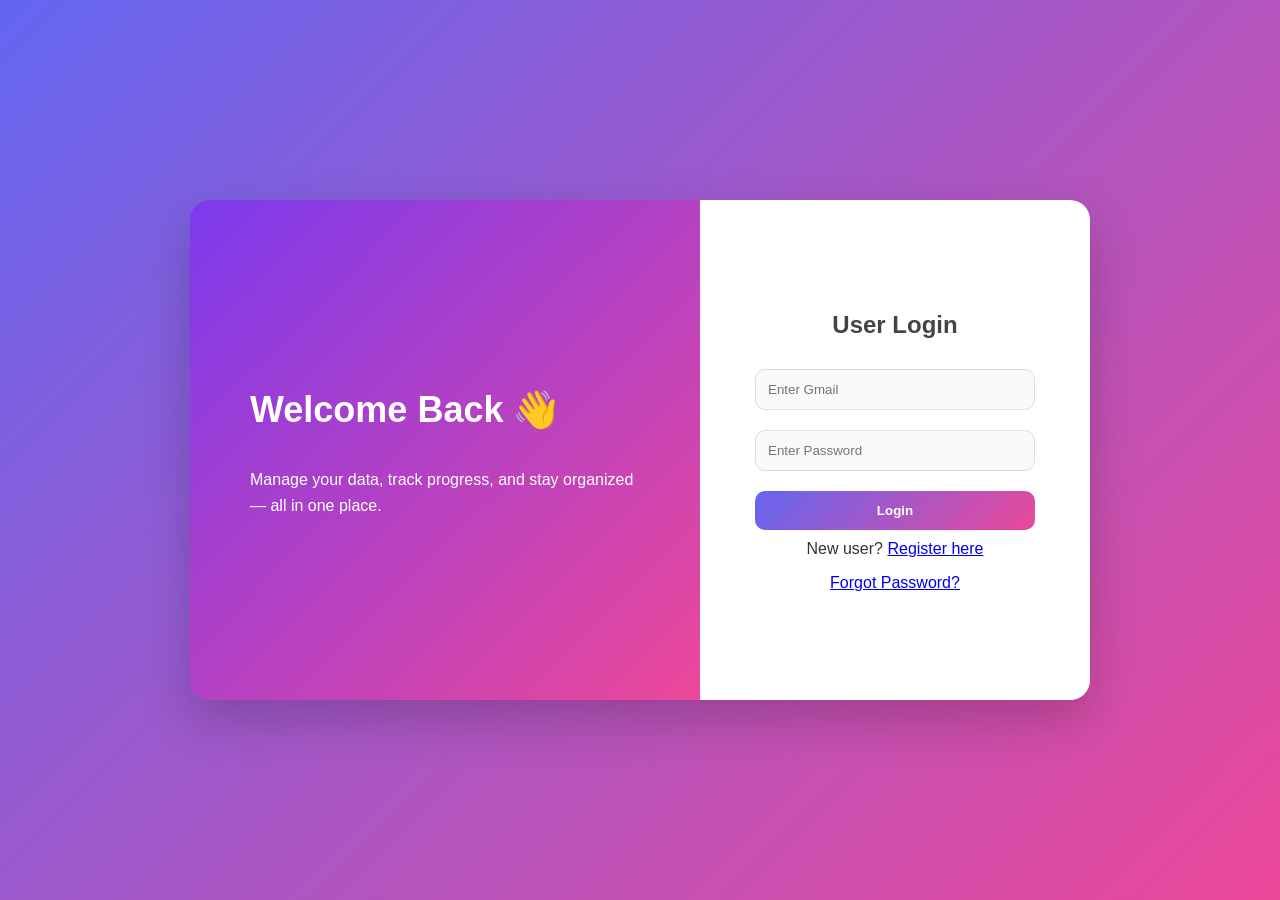
<file: index.html>
<!DOCTYPE html>
<html>
<head>
  <title>Login</title>
  <link rel="stylesheet" href="styles.css">
</head>

<body class="login-page">

  <div class="login-container">

    <!-- LEFT SIDE -->
    <div class="login-left">
      <h1>Welcome Back 👋</h1>
      <p>
        Manage your data, track progress, and stay organized — all in one place.
      </p>
    </div>

    <!-- RIGHT SIDE -->
    <div class="login-right">
      <div class="login-box">

        <h2>User Login</h2>

        <input type="email" id="email" placeholder="Enter Gmail" />
        <input type="password" id="password" placeholder="Enter Password" />

        <button onclick="login()">Login</button>
        
        <p style="margin-top:10px;">
  New user?
  <a href="register.html">Register here</a>
</p>

    <p style="margin-top:10px;">
  <a href="forgot.html">Forgot Password?</a>
</p>
      </div>
    </div>

  </div>

  <script src="app.js"></script>
</body>
</html>
</file>
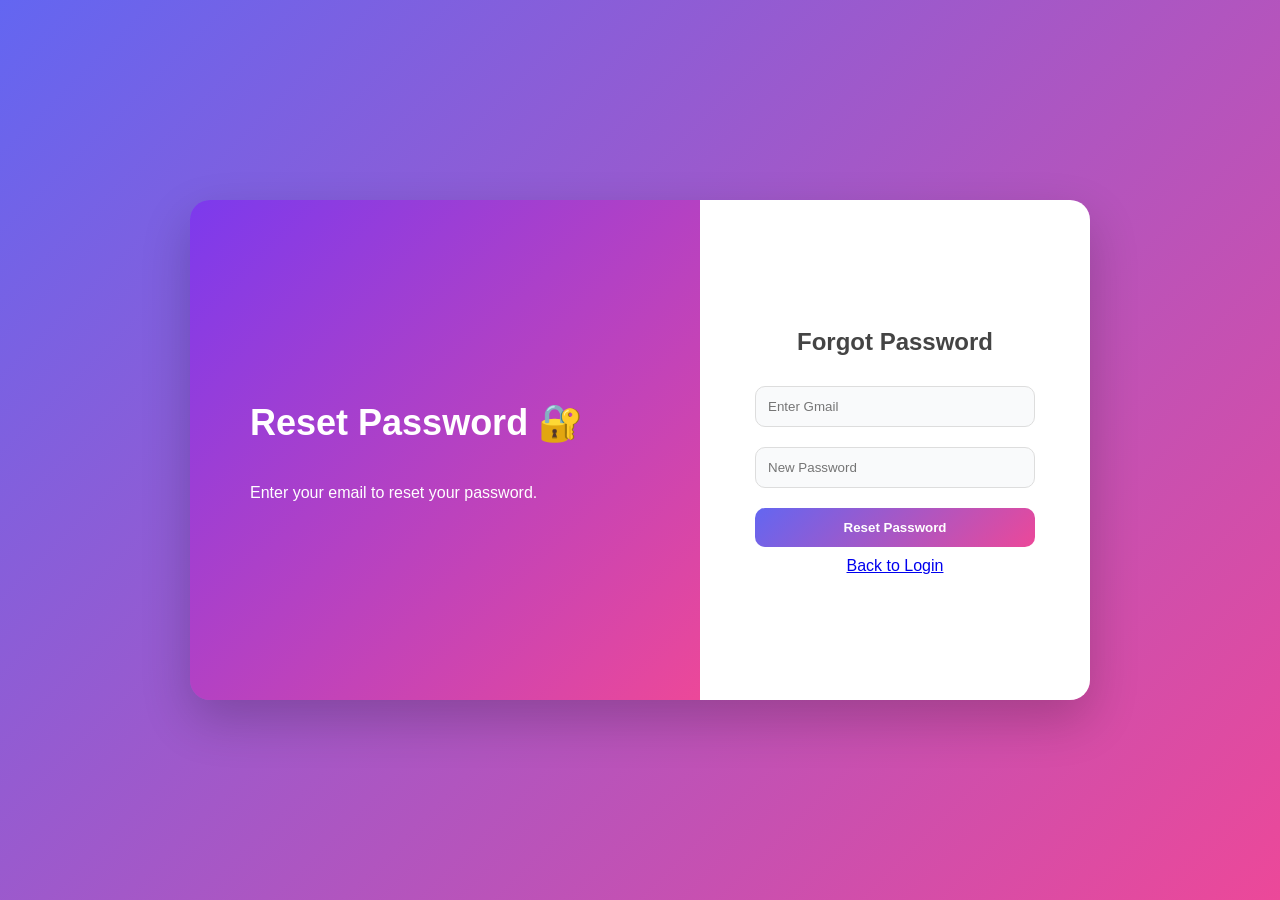
<file: forgot.html>
<!DOCTYPE html>
<html>
<head>
  <title>Forgot Password</title>
  <link rel="stylesheet" href="styles.css">
</head>

<body class="login-page">

  <div class="login-container">

    <div class="login-left">
      <h1>Reset Password 🔐</h1>
      <p>Enter your email to reset your password.</p>
    </div>

    <div class="login-right">
      <div class="login-box">

        <h2>Forgot Password</h2>

        <input type="email" id="resetEmail" placeholder="Enter Gmail" />
        <input type="password" id="newPassword" placeholder="New Password" />

        <button onclick="resetPassword()">Reset Password</button>

        <p style="margin-top:10px;">
          <a href="index.html">Back to Login</a>
        </p>

      </div>
    </div>

  </div>

  <script src="app.js"></script>
</body>
</html>
</file>
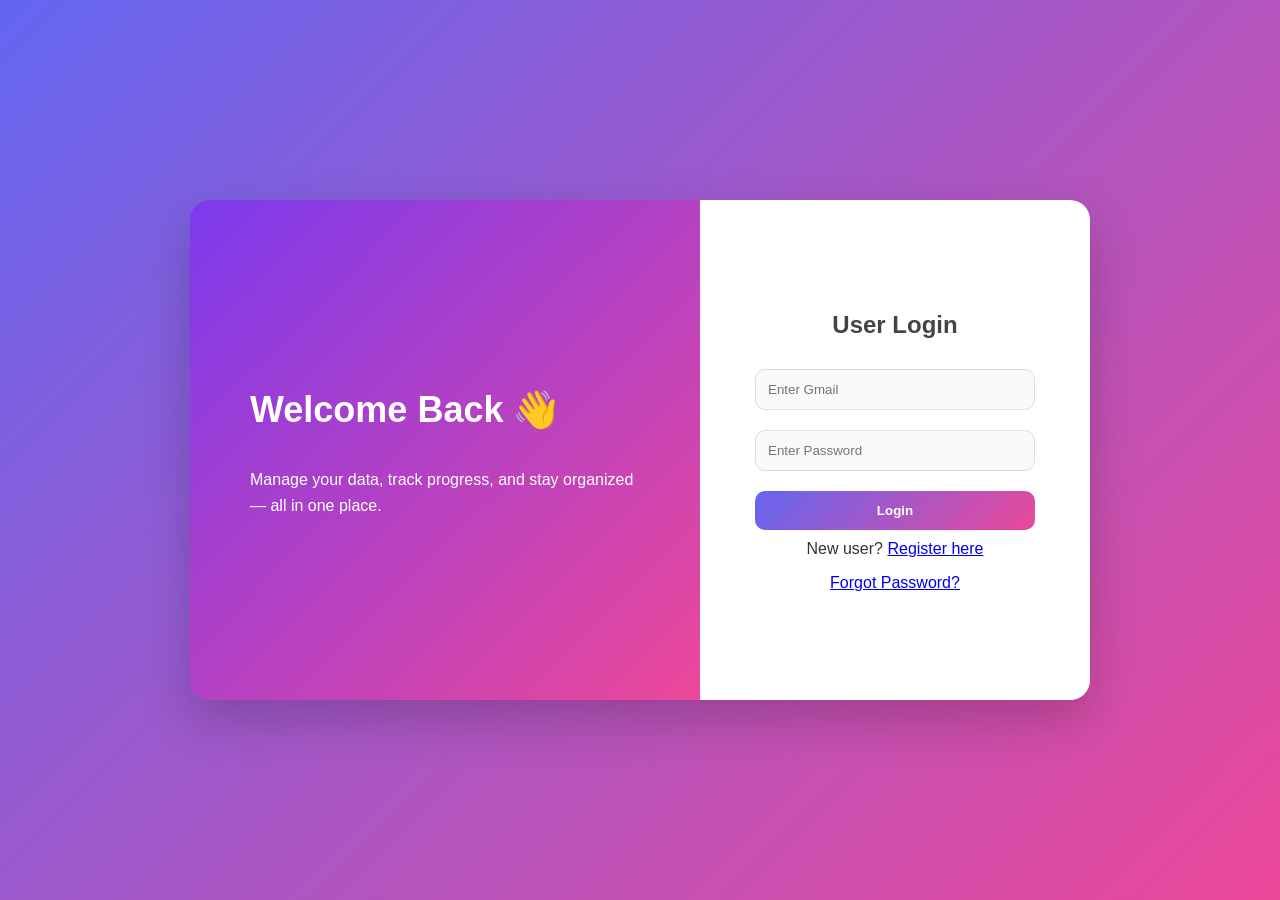
<file: items.html>
<!DOCTYPE html>
<html>
<head>
  <title>Items</title>
  <link rel="stylesheet" href="styles.css">
</head>

<body onload="checkAuth(); loadItems()">

  <div class="dashboard-layout">

    <!-- SIDEBAR -->
    <div class="sidebar">
      <h2 class="logo">MyApp</h2>
      <a href="dashboard.html">🏠 Dashboard</a>
      <a href="items.html">📋 Items</a>
      <a href="settings.html">⚙️ Settings</a>
    </div>

    <!-- MAIN -->
    <div class="main">

      <!-- NAVBAR -->
      <div class="navbar">
        <h2>Items</h2>
        <div class="nav-right">
          <span id="userEmail"></span>
          <button onclick="logout()">Logout</button>
        </div>
      </div>

      <!-- CONTENT -->
      <div class="content">

        <!-- 🔍 SEARCH + FILTER -->
        <div style="margin-bottom:15px;">

        <label for="searchInput"><b>🔍Search Items:</b></label><br>
        <input type="text" id="searchInput" name="search" placeholder="Search items..." onkeyup="filterItems()">

        <br><br>

        <label for="filterStatus"><b>Filter by Status:</b></label><br>
        <select id="filterStatus" name="status" onchange="filterItems()">
        <option value="all">All</option>
        <option value="active">Active</option>
        <option value="inactive">Inactive</option>
        </select>

        <!--  ADD / EDIT FORM -->
  
<div id="formModal" class="modal hidden">

  <div class="modal-content">

    <h3 id="formTitle">Add Item</h3>

    <!-- TITLE -->
    <label>Title</label>
    <input id="title" placeholder="Enter title" />

    <!-- STATUS -->
    <label>Status</label>
    <select id="status">
      <option value="active">Active</option>
      <option value="inactive">Inactive</option>
    </select>

    <!-- PRIORITY -->
    <label>Priority</label>
    <select id="priority">
      <option value="low">Low</option>
      <option value="medium">Medium</option>
      <option value="high">High</option>
    </select>

    <!-- CATEGORY -->
    <label>Category</label>
    <input id="category" placeholder="e.g. Work / Personal" />

    <!-- DUE DATE -->
    <label>Due Date</label>
    <input type="date" id="dueDate" />

    <!-- BUTTONS -->
    <div style="margin-top:15px;">
      <button onclick="saveItem()">Save</button>
      <button onclick="cancelEdit()" class="cancel-btn">Cancel</button>
    </div>

  </div>

</div>

        <!-- 📋 ITEMS TABLE -->
        <table>
          <thead>
            <tr>
              <th>Title</th>
              <th>Status</th>
              <th>Priority</th>
              <th>Category</th>
              <th>Due Date</th>
              <th>Date</th>
              <th>Actions</th>
            </tr>
          </thead>

          <tbody id="itemsTable"></tbody>
        </table>

      </div>

    </div>

  </div>

  <script src="app.js"></script>
</body>
</html>
</file>
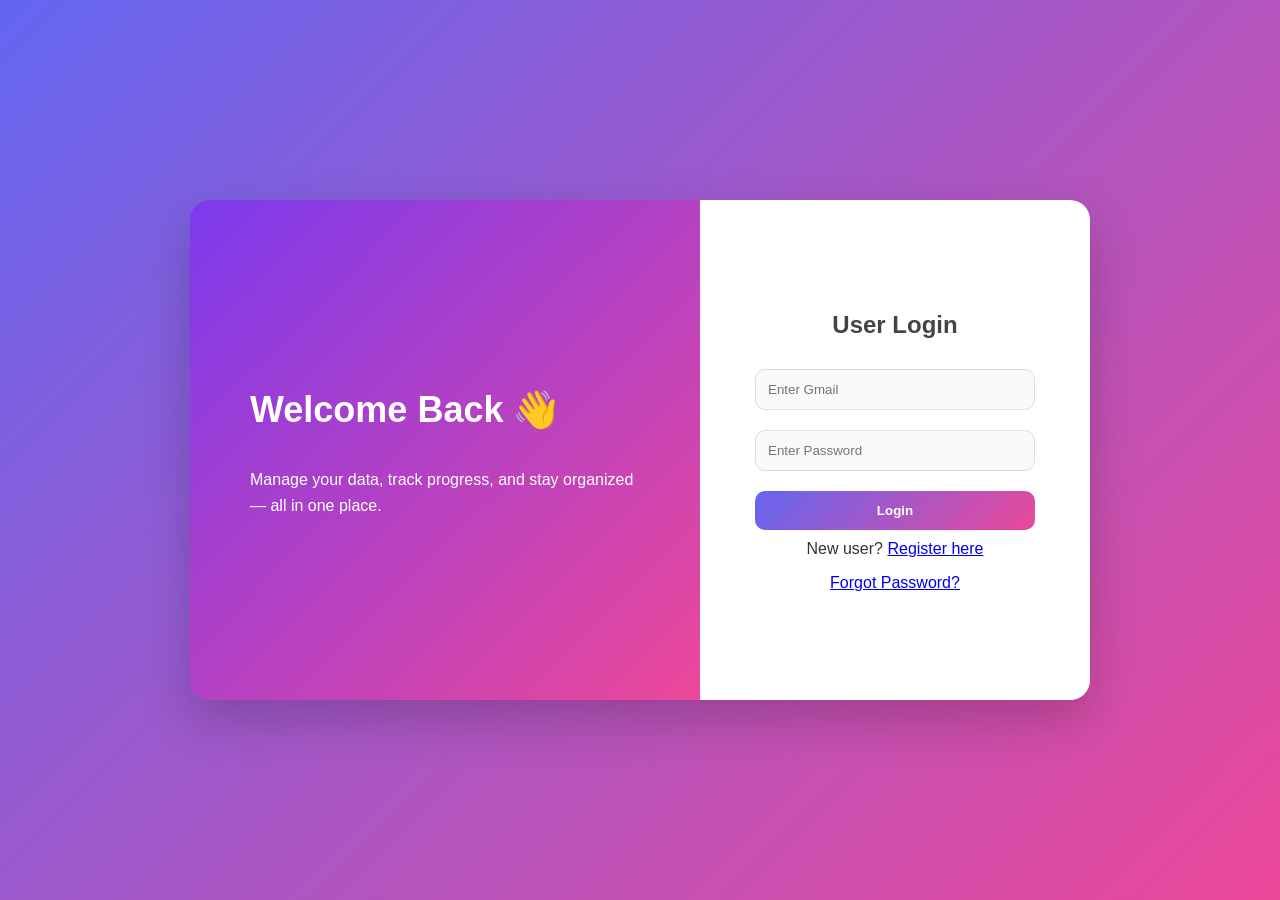
<file: login.html>
<!DOCTYPE html>
<html>
<head>
  <title>Login</title>
  <link rel="stylesheet" href="styles.css">
</head>

<body class="login-page">

  <div class="login-container">

    <!-- LEFT SIDE -->
    <div class="login-left">
      <h1>Welcome Back 👋</h1>
      <p>
        Manage your data, track progress, and stay organized — all in one place.
      </p>
    </div>

    <!-- RIGHT SIDE -->
    <div class="login-right">
      <div class="login-box">

        <h2>User Login</h2>

        <input type="email" id="email" placeholder="Enter Gmail" />
        <input type="password" id="password" placeholder="Enter Password" />

        <button onclick="login()">Login</button>
        
        <p style="margin-top:10px;">
  New user?
  <a href="register.html">Register here</a>
</p>

    <p style="margin-top:10px;">
  <a href="forgot.html">Forgot Password?</a>
</p>
      </div>
    </div>

  </div>

  <script src="app.js"></script>
</body>
</html>
</file>
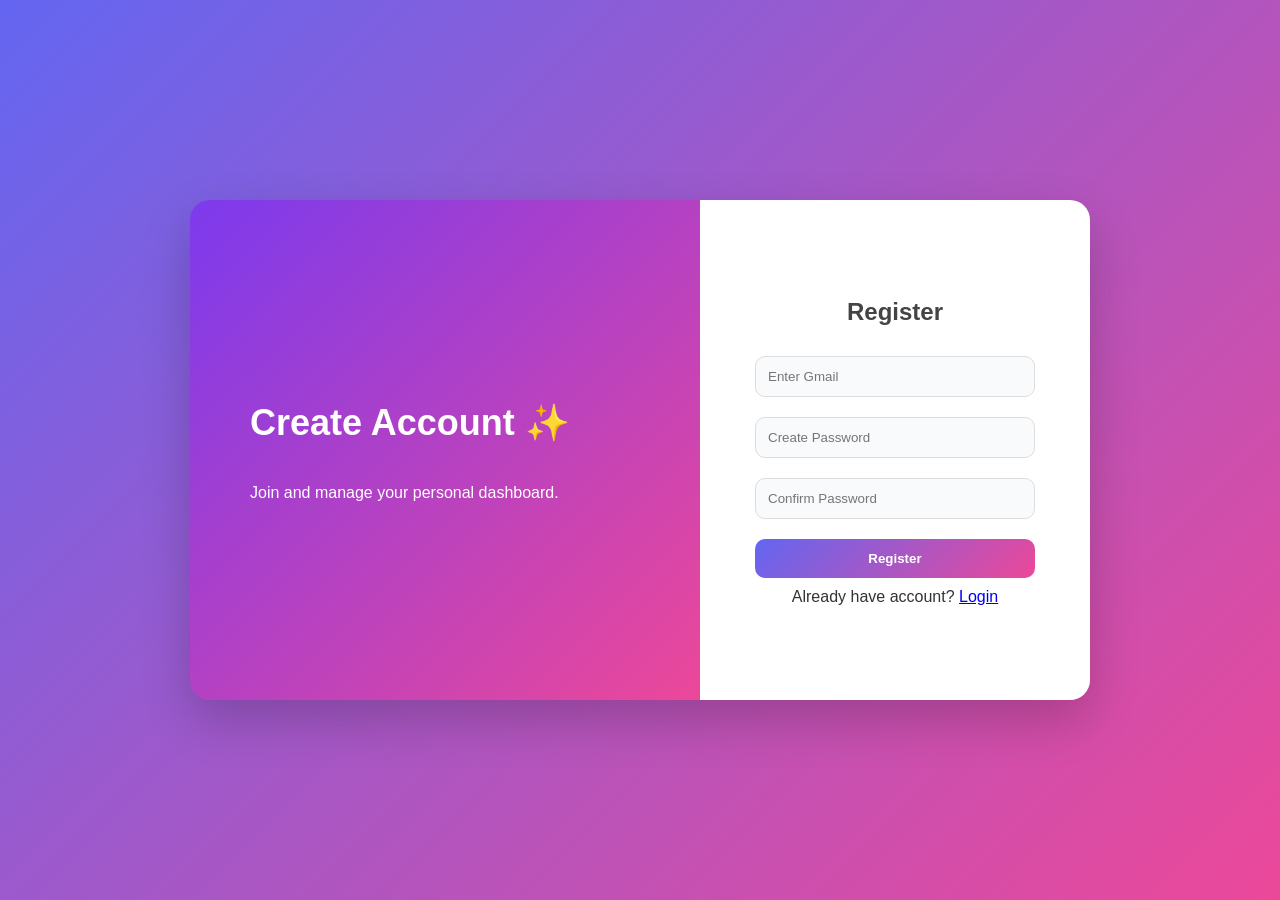
<file: register.html>
<!DOCTYPE html>
<html>
<head>
  <title>Register</title>
  <link rel="stylesheet" href="styles.css">
</head>

<body class="login-page">

  <div class="login-container">

    <!-- LEFT -->
    <div class="login-left">
      <h1>Create Account ✨</h1>
      <p>Join and manage your personal dashboard.</p>
    </div>

    <!-- RIGHT -->
    <div class="login-right">
      <div class="login-box">

        <h2>Register</h2>

        <input type="email" id="regEmail" placeholder="Enter Gmail" />
        <input type="password" id="regPassword" placeholder="Create Password" />
        <input type="password" id="regConfirm" placeholder="Confirm Password" />

        <button onclick="register()">Register</button>

        <p style="margin-top:10px;">
          Already have account?
          <a href="index.html">Login</a>
        </p>

      </div>
    </div>

  </div>

  <script src="app.js"></script>
</body>
</html>
</file>
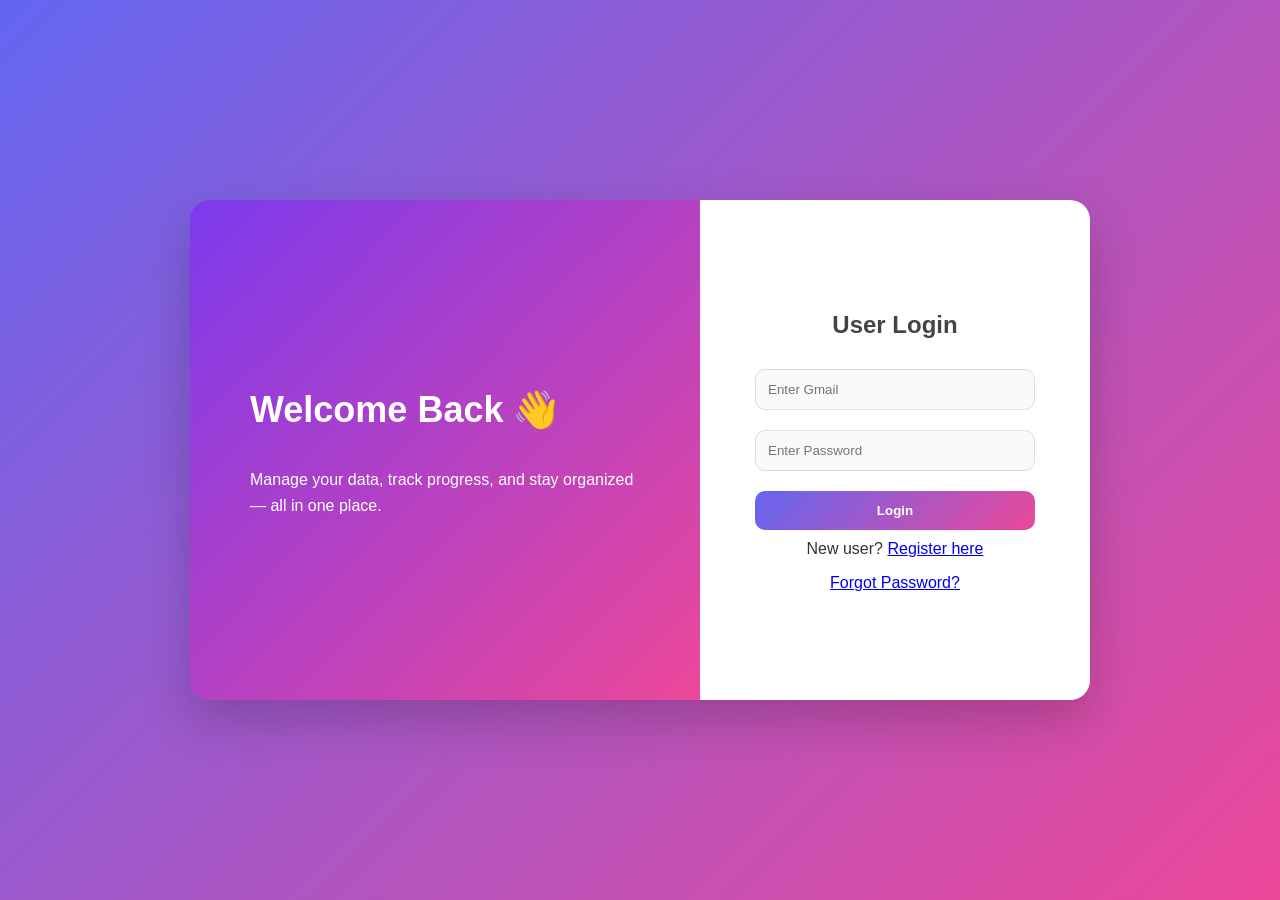
<file: settings.html>
<!DOCTYPE html>
<html>
<head>
  <title>Settings</title>
  <link rel="stylesheet" href="styles.css">
</head>

<body onload="checkAuth(); setUserEmail(); loadAccountDetails()">

  <div class="dashboard-layout">

    <!-- SIDEBAR -->
    <div class="sidebar">
      <h2 class="logo">MyApp</h2>
      <a href="dashboard.html">🏠 Dashboard</a>
      <a href="items.html">📋 Items</a>
      <a href="settings.html">⚙️ Settings</a>
    </div>

    <!-- MAIN -->
    <div class="main">

      <div class="navbar">
        <h2>Settings</h2>
        <div class="nav-right">
          <span id="userEmail"></span>
          <button onclick="logout()">Logout</button>
        </div>
      </div>

      <div class="content">

        <div class="form-card">
  <h3>👤 Account Details</h3>

  <p><strong>Email:</strong> <span id="accountEmail"></span></p>
  <p><strong>Account Type:</strong> Basic User</p>
  <p><strong>Total Items:</strong> <span id="accountItems"></span></p>

    </div>


        <!-- CHANGE PASSWORD -->
        <div class="form-card">
          <h3>🔑 Change Password</h3>
          <input type="password" id="oldPassword" placeholder="Old Password">
          <input type="password" id="newPassword" placeholder="New Password">
          <button onclick="changePassword()">Update Password</button>
        </div>

        <!-- CLEAR DATA -->
        <div class="form-card">
          <h3>🧹 Clear My Items</h3>
          <button onclick="clearMyItems()">Delete All My Items</button>
        </div>

        <!-- DELETE ACCOUNT -->
        <div class="form-card">
          <h3 style="color:red;">⚠️ Delete Account</h3>
          <p>This action cannot be undone</p>
          <button onclick="deleteAccount()" style="background:red;">Delete My Account</button>
        </div>

      </div>

    </div>

  </div>

  <script src="app.js"></script>
</body>
</html>
</file>
<file: styles.css>
/* ================= GLOBAL ================= */

* {
  box-sizing: border-box;
}

body {
  margin: 0;
  font-family: 'Segoe UI', sans-serif;
  background: #f4f7ff;
  color: #333;
  overflow-x: hidden;
}

.hidden {
  display: none;
}

/* ================= LOGIN PAGE ================= */

.login-page {
  height: 100vh;
  background: linear-gradient(135deg, #6366f1, #ec4899);
  display: flex;
  justify-content: center;
  align-items: center;
}

.login-container {
  width: 900px;
  height: 500px;
  display: flex;
  border-radius: 20px;
  overflow: hidden;
  box-shadow: 0 20px 50px rgba(0,0,0,0.2);
}

/* LEFT SIDE */
.login-left {
  flex: 1;
  color: white;
  padding: 60px;
  background: linear-gradient(135deg, #7c3aed, #ec4899);
  display: flex;
  flex-direction: column;
  justify-content: center;
}

.login-left h1 {
  font-size: 36px;
  margin-bottom: 20px;
}

.login-left p {
  font-size: 16px;
  line-height: 1.6;
}

/* RIGHT SIDE */
.login-right {
  flex: 1;
  background: #ffffff;
  display: flex;
  justify-content: center;
  align-items: center;
}

/* LOGIN BOX */
.login-box {
  width: 280px;
  text-align: center;
}

.login-box h2 {
  margin-bottom: 20px;
  color: #444;
}

/* INPUTS */
.login-box input {
  width: 100%;
  padding: 12px;
  margin: 10px 0;
  border-radius: 10px;
  border: 1px solid #ddd;
  background: #f9fafb;
}

.login-box input:focus {
  outline: none;
  border-color: #6366f1;
  background: #fff;
}

/* LOGIN BUTTON */
.login-box button {
  width: 100%;
  padding: 12px;
  margin-top: 10px;
  border: none;
  border-radius: 10px;
  background: linear-gradient(135deg, #6366f1, #ec4899);
  color: white;
  font-weight: bold;
  cursor: pointer;
}

.login-box button:hover {
  transform: translateY(-2px);
  box-shadow: 0 10px 20px rgba(99,102,241,0.3);
}

/* ================= DASHBOARD LAYOUT ================= */

.dashboard-layout {
  display: block; /* ❗ FIXED (removed flex) */
}

/* ================= SIDEBAR ================= */

.sidebar {
  position: fixed;
  top: 0;
  left: 0;
  width: 220px;
  height: 100vh;
  background: linear-gradient(180deg, #6366f1, #8b5cf6);
  color: white;
  padding: 20px;
  overflow-y: auto;
}

.logo {
  margin-bottom: 30px;
}

.sidebar a {
  display: block;
  padding: 12px;
  margin: 10px 0;
  border-radius: 10px;
  color: white;
  text-decoration: none;
  transition: 0.3s;
}

.sidebar a:hover {
  background: rgba(255,255,255,0.2);
}

/* ================= MAIN AREA ================= */

.main {
  margin-left: 220px; /* pushes content away from sidebar */
  width: calc(100% - 220px);
  min-height: 100vh;
}

/* ================= NAVBAR ================= */

.navbar {
  display: flex;
  justify-content: space-between;
  align-items: center;
  padding: 15px 20px;
  background: white;
  border-bottom: 1px solid #eee;
}

.nav-right {
  display: flex;
  align-items: center;
  gap: 15px;
}

/* ================= CONTENT ================= */

.content {
  padding: 20px;
}

/* ================= CARDS ================= */

.cards {
  display: grid;
  grid-template-columns: repeat(4, 1fr); /* equal width */
  gap: 20px;
}

.card {
  padding: 25px;
  border-radius: 18px;
  text-align: center;
  font-weight: bold;
  font-size: 18px;
  background: linear-gradient(135deg, #6366f1, #8b5cf6);
  color: white;
  box-shadow: 0 10px 30px rgba(0,0,0,0.15);
  transition: 0.3s;
}

.card:hover {
  transform: translateY(-5px);
}

/* ================= SECTION ================= */

.section {
  margin-top: 30px;
  padding: 20px;
  background: white;
  border-radius: 16px;
  box-shadow: 0 8px 25px rgba(0,0,0,0.08);
  transition: 0.3s;
}

.section:hover {
  transform: translateY(-3px);
}

.section ul {
  list-style: none;
  padding: 0;
}

.section li {
  background: #fbd7f0;
  margin: 8px 0;
  padding: 10px;
  border-radius: 10px;
}

/* ================= BUTTON ================= */

button {
  padding: 10px 16px;
  border: none;
  border-radius: 10px;
  background: linear-gradient(135deg, #6366f1, #ec4899);
  color: white;
  cursor: pointer;
  font-weight: 500;
}

button:hover {
  transform: translateY(-2px);
  box-shadow: 0 8px 20px rgba(99,102,241,0.3);
}

/* ================= TABLE ================= */

table {
  width: 100%;
  border-collapse: collapse;
  margin-top: 20px;
  background: white;
  border-radius: 14px;
  overflow: hidden;
  box-shadow: 0 10px 25px rgba(0,0,0,0.05);
}

th {
  background: #c7d2fe;
  padding: 14px;
  text-align: left;
}

td {
  padding: 14px;
  border-top: 1px solid #eee;
}

tr:hover {
  background: #f9fafb;
}

/* ================= FORM ================= */

input, select {
  width: 100%;
  padding: 10px;
  margin: 10px 0;
  border-radius: 10px;
  border: 1px solid #ddd;
  background: #f9fafb;
}

input:focus, select:focus {
  outline: none;
  border-color: #6366f1;
}

/* FORM CARD */
.form-card {
  margin-top: 20px;
  padding: 20px;
  background: #ecfeff;
  border-radius: 16px;
  box-shadow: 0 5px 15px rgba(0,0,0,0.05);
}

/* ================= BUTTON COLORS ================= */

/* EDIT */
td button:first-child {
  background: #93c5fd;
  color: #1e3a8a;
}

td button:first-child:hover {
  background: #3b82f6;
  color: white;
}

/* DELETE */
td button:last-child {
  background: #fcb2d1;
  color: #7f1d1d;
}

td button:last-child:hover {
  background: #ef4444;
  color: white;
}

/* ================= STATS ================= */

.stats-grid {
  display: flex;
  gap: 20px;
  margin-top: 15px;
  flex-wrap: wrap;
}

.stat-box {
  flex: 1;
  min-width: 200px;
  padding: 20px;
  background: linear-gradient(135deg, #e0f2fe, #bae6fd);
  border-radius: 16px;
  text-align: center;
  box-shadow: 0 5px 15px rgba(0,0,0,0.05);
}

.stat-box h4 {
  margin-bottom: 10px;
  color: #0369a1;
}

.stat-box p {
  font-size: 22px;
  font-weight: bold;
}

.chart-container {
  width: 280px;
  margin: 20px auto;
}



/* OVERDUE */
.overdue {
  background: #fee2e2 !important;
}

/* PRIORITY COLORS */
.high {
  color: red;
  font-weight: bold;
}

.medium {
  color: orange;
}

.low {
  color: green;
}

/* SEARCH INPUT */
#searchInput {
  padding: 8px;
  margin-right: 10px;
  border-radius: 8px;
  border: 1px solid #ccc;
}

/* FILTER */
#filterStatus {
  padding: 8px;
  margin-right: 10px;
  border-radius: 8px;
}


/* FORM LABELS */
.form-card label {
  display: block;
  margin-top: 10px;
  font-weight: 600;
  color: #444;
}

/* FORM INPUT SPACING */
.form-card input,
.form-card select {
  margin-top: 5px;
}

/* FORM ANIMATION (optional but nice) */
.form-card {
  animation: fadeIn 0.3s ease;
}

@keyframes fadeIn {
  from {
    opacity: 0;
    transform: translateY(-10px);
  }
  to {
    opacity: 1;
    transform: translateY(0);
  }
}

/* ================= MODAL ================= */

.modal {
  position: fixed;
  top: 0;
  left: 0;
  width: 100%;
  height: 100%;
  background: rgba(0, 0, 0, 0.5);

  display: flex;
  justify-content: center;
  align-items: center;

  z-index: 1000;
}

/* HIDDEN */
.modal.hidden {
  display: none;
}

/* POPUP BOX */
.modal-content {
  background: white;
  padding: 25px;
  width: 320px;
  border-radius: 16px;
  box-shadow: 0 10px 30px rgba(0,0,0,0.2);

  animation: popup 0.3s ease;
}

/* ANIMATION */
@keyframes popup {
  from {
    transform: scale(0.8);
    opacity: 0;
  }
  to {
    transform: scale(1);
    opacity: 1;
  }
}

/* LABELS */
.modal-content label {
  display: block;
  margin-top: 10px;
  font-weight: 600;
}

/* INPUTS */
.modal-content input,
.modal-content select {
  width: 100%;
  padding: 10px;
  margin-top: 5px;
  border-radius: 8px;
  border: 1px solid #ddd;
}

/* CANCEL BUTTON */
.cancel-btn {
  background: #ccc;
  color: black;
  margin-left: 10px;
}

/* ===== CHART LAYOUT ===== */

.charts-row {
  display: flex;
  gap: 20px;
  margin-top: 20px;
}

.chart-box {
  flex: 1;
  background: white;
  padding: 20px;
  border-radius: 16px;
  box-shadow: 0 5px 15px rgba(0,0,0,0.05);
}

/* Smaller doughnut */
#statusChart {
  max-width: 250px;
  margin: auto;
}

/* Bigger bar chart */
#priorityChart {
  width: 100%;
  height: 250px;
}

/* LIST STYLING */

.section ul {
  margin-top: 10px;
  padding-left: 20px;
}

.section li {
  margin: 6px 0;
}
</file>
